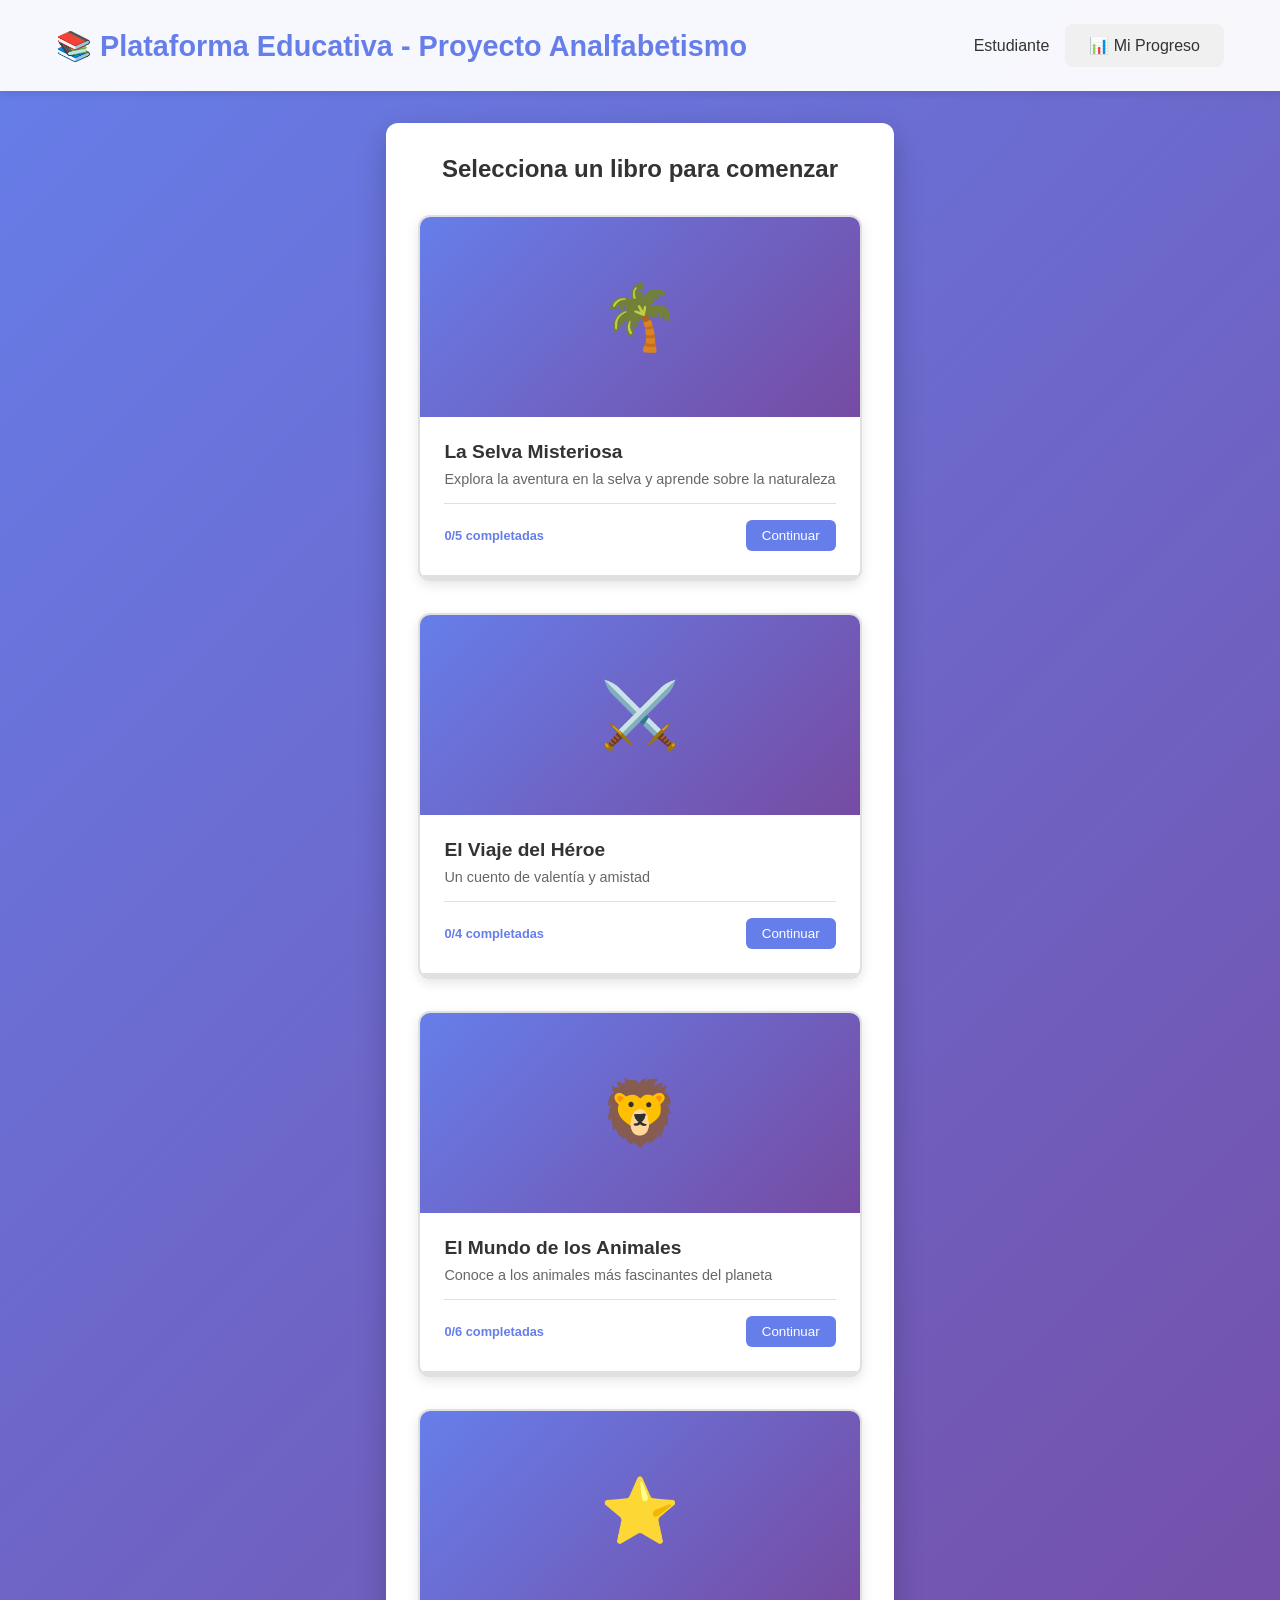
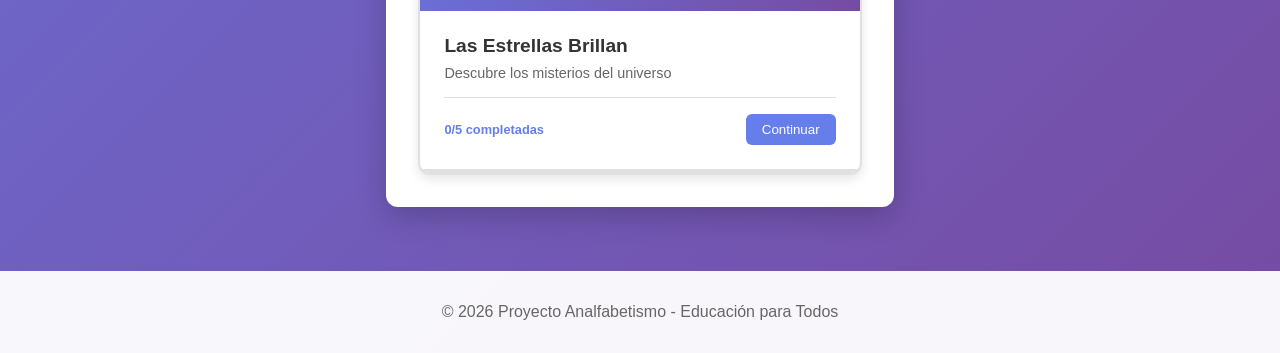
<file: index.html>
<!DOCTYPE html>
<html lang="es">
<head>
    <meta charset="UTF-8">
    <meta name="viewport" content="width=device-width, initial-scale=1.0">
    <title>Proyecto Analfabetismo - Plataforma Educativa</title>
    <link rel="stylesheet" href="styles/main.css">
    <link rel="stylesheet" href="styles/libros.css">
</head>
<body>
    <header>
        <div class="container">
            <h1>📚 Plataforma Educativa - Proyecto Analfabetismo</h1>
            <div class="user-info">
                <span id="userName">Usuario</span>
                <button id="progressBtn" class="btn-secondary">📊 Mi Progreso</button>
            </div>
        </div>
    </header>

    <main class="container">
        <section class="libros-section">
            <h2>Selecciona un libro para comenzar</h2>
            <div class="libros-grid" id="librosContainer">
                <!-- Los libros se cargarán dinámicamente -->
            </div>
        </section>
    </main>

    <footer>
        <p>&copy; 2026 Proyecto Analfabetismo - Educación para Todos</p>
    </footer>

    <script src="js/progress.js"></script>
    <script src="js/libros.js"></script>
</body>
</html>
</file>
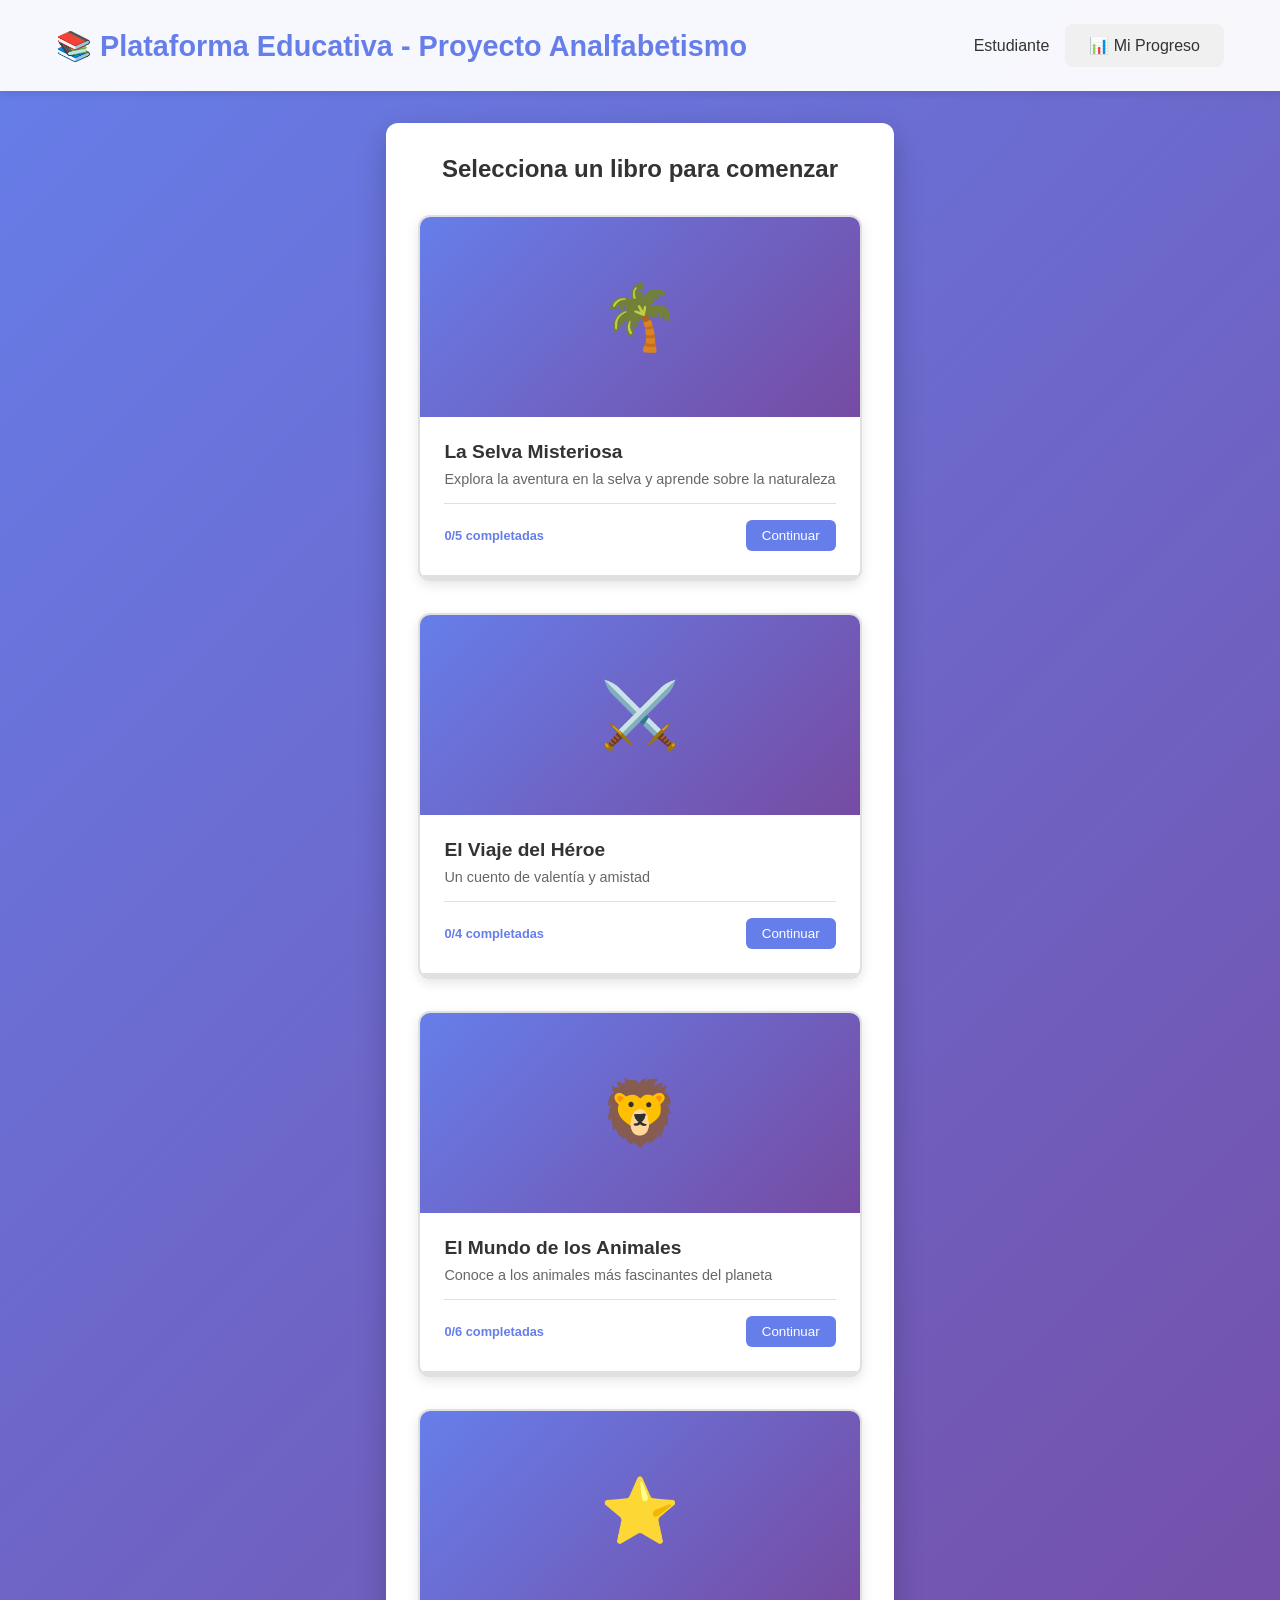
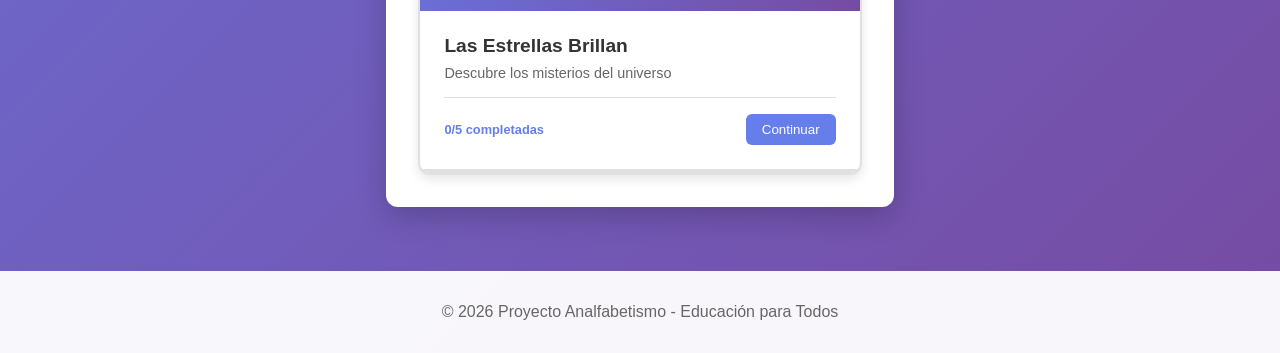
<file: cuestionario.html>
<!DOCTYPE html>
<html lang="es">
<head>
    <meta charset="UTF-8">
    <meta name="viewport" content="width=device-width, initial-scale=1.0">
    <title>Cuestionario - Proyecto Analfabetismo</title>
    <link rel="stylesheet" href="styles/main.css">
    <link rel="stylesheet" href="styles/cuestionario.css">
</head>
<body>
    <header>
        <div class="container">
            <h1>📚 Cuestionario Interactivo</h1>
            <button id="backBtn" class="btn-secondary">← Volver</button>
        </div>
    </header>

    <main class="container">
        <section class="cuestionario-section">
            <div class="pregunta-container">
                <h2 id="preguntaTitulo"></h2>
                <p id="preguntaTexto"></p>
                <img id="preguntaImagen" src="" alt="Imagen de la pregunta" style="display: none;">
                
                <div class="opciones-container" id="opcionesContainer">
                    <!-- Las opciones se cargarán dinámicamente -->
                </div>
                
                <div class="navegacion">
                    <button id="anteriorBtn" class="btn-secondary" onclick="preguntaAnterior()">← Anterior</button>
                    <span id="contador"></span>
                    <button id="siguienteBtn" class="btn-secondary" onclick="siguientePregunta()">Siguiente →</button>
                </div>
            </div>
        </section>
    </main>

    <script src="js/progress.js"></script>
    <script src="js/cuestionario.js"></script>
</body>
</html>
</file>
<file: styles/main.css>
* {
    margin: 0;
    padding: 0;
    box-sizing: border-box;
}

body {
    font-family: 'Segoe UI', Tahoma, Geneva, Verdana, sans-serif;
    background: linear-gradient(135deg, #667eea 0%, #764ba2 100%);
    color: #333;
    min-height: 100vh;
    display: flex;
    flex-direction: column;
}

header {
    background: rgba(255, 255, 255, 0.95);
    box-shadow: 0 2px 10px rgba(0, 0, 0, 0.1);
    padding: 1.5rem 0;
    margin-bottom: 2rem;
}

header .container {
    display: flex;
    justify-content: space-between;
    align-items: center;
}

header h1 {
    color: #667eea;
    font-size: 1.8rem;
}

.user-info {
    display: flex;
    gap: 1rem;
    align-items: center;
}

.container {
    max-width: 1200px;
    margin: 0 auto;
    padding: 0 1rem;
    flex: 1;
}

main {
    flex: 1;
}

footer {
    background: rgba(255, 255, 255, 0.95);
    padding: 2rem 1rem;
    text-align: center;
    margin-top: 2rem;
    color: #666;
}

.btn-primary, .btn-secondary {
    padding: 0.75rem 1.5rem;
    border: none;
    border-radius: 8px;
    cursor: pointer;
    font-size: 1rem;
    transition: all 0.3s ease;
}

.btn-primary {
    background: #667eea;
    color: white;
}

.btn-primary:hover {
    background: #5568d3;
    transform: translateY(-2px);
    box-shadow: 0 5px 15px rgba(102, 126, 234, 0.4);
}

.btn-secondary {
    background: #f0f0f0;
    color: #333;
}

.btn-secondary:hover {
    background: #e0e0e0;
}

@media (max-width: 768px) {
    header .container {
        flex-direction: column;
        gap: 1rem;
    }

    header h1 {
        font-size: 1.3rem;
    }
}
</file>
<file: styles/libros.css>
.libros-section {
    background: white;
    padding: 2rem;
    border-radius: 12px;
    box-shadow: 0 10px 30px rgba(0, 0, 0, 0.2);
    margin-bottom: 2rem;
}

.libros-section h2 {
    margin-bottom: 2rem;
    color: #333;
    text-align: center;
}

.libros-grid {
    display: grid;
    grid-template-columns: repeat(auto-fill, minmax(250px, 1fr));
    gap: 2rem;
}

.libro {
    background: white;
    border: 2px solid #e0e0e0;
    border-radius: 12px;
    overflow: hidden;
    cursor: pointer;
    transition: all 0.3s ease;
    box-shadow: 0 4px 12px rgba(0, 0, 0, 0.1);
    display: flex;
    flex-direction: column;
}

.libro:hover {
    transform: translateY(-8px);
    box-shadow: 0 12px 24px rgba(102, 126, 234, 0.3);
    border-color: #667eea;
}

.libro-img {
    width: 100%;
    height: 200px;
    background: linear-gradient(135deg, #667eea 0%, #764ba2 100%);
    display: flex;
    align-items: center;
    justify-content: center;
    font-size: 4rem;
    color: white;
}

.libro-content {
    padding: 1.5rem;
    flex: 1;
    display: flex;
    flex-direction: column;
}

.libro-title {
    font-size: 1.2rem;
    font-weight: bold;
    margin-bottom: 0.5rem;
    color: #333;
}

.libro-description {
    font-size: 0.9rem;
    color: #666;
    margin-bottom: 1rem;
    flex: 1;
}

.libro-footer {
    display: flex;
    justify-content: space-between;
    align-items: center;
    padding-top: 1rem;
    border-top: 1px solid #e0e0e0;
}

.libro-progress {
    font-size: 0.8rem;
    color: #667eea;
    font-weight: bold;
}

.libro-btn {
    padding: 0.5rem 1rem;
    background: #667eea;
    color: white;
    border: none;
    border-radius: 6px;
    cursor: pointer;
    transition: all 0.3s ease;
}

.libro-btn:hover {
    background: #5568d3;
}

@media (max-width: 768px) {
    .libros-grid {
        grid-template-columns: 1fr;
    }
}
</file>
<file: styles/cuestionario.css>
.cuestionario-section {
    background: white;
    padding: 2rem;
    border-radius: 12px;
    box-shadow: 0 10px 30px rgba(0, 0, 0, 0.2);
    max-width: 600px;
    margin: 0 auto;
}

.pregunta-container {
    animation: fadeIn 0.5s ease;
}

@keyframes fadeIn {
    from {
        opacity: 0;
        transform: translateY(10px);
    }
    to {
        opacity: 1;
        transform: translateY(0);
    }
}

#preguntaTitulo {
    color: #667eea;
    margin-bottom: 1rem;
}

#preguntaTexto {
    font-size: 1.1rem;
    margin-bottom: 1.5rem;
    line-height: 1.6;
}

#preguntaImagen {
    width: 100%;
    max-height: 300px;
    border-radius: 8px;
    margin-bottom: 1.5rem;
    object-fit: cover;
}

.opciones-container {
    display: flex;
    flex-direction: column;
    gap: 1rem;
    margin-bottom: 2rem;
}

.opcion {
    padding: 1rem;
    border: 2px solid #e0e0e0;
    border-radius: 8px;
    cursor: pointer;
    transition: all 0.3s ease;
    display: flex;
    align-items: center;
    gap: 1rem;
    font-size: 1rem;
}

.opcion:hover {
    border-color: #667eea;
    background: #f5f7ff;
    transform: translateX(5px);
}

.opcion.seleccionada {
    border-color: #667eea;
    background: #667eea;
    color: white;
}

.opcion.correcta {
    border-color: #4caf50;
    background: #4caf50;
    color: white;
}

.opcion.incorrecta {
    border-color: #f44336;
    background: #f44336;
    color: white;
}

.emoji-opcion {
    font-size: 2rem;
}

.navegacion {
    display: flex;
    justify-content: space-between;
    align-items: center;
    padding-top: 1.5rem;
    border-top: 1px solid #e0e0e0;
}

#contador {
    font-weight: bold;
    color: #667eea;
    font-size: 0.95rem;
}

.btn-secondary {
    padding: 0.6rem 1.2rem;
}

@media (max-width: 768px) {
    .cuestionario-section {
        padding: 1rem;
    }

    .navegacion {
        flex-direction: column;
        gap: 1rem;
    }
}
</file>
